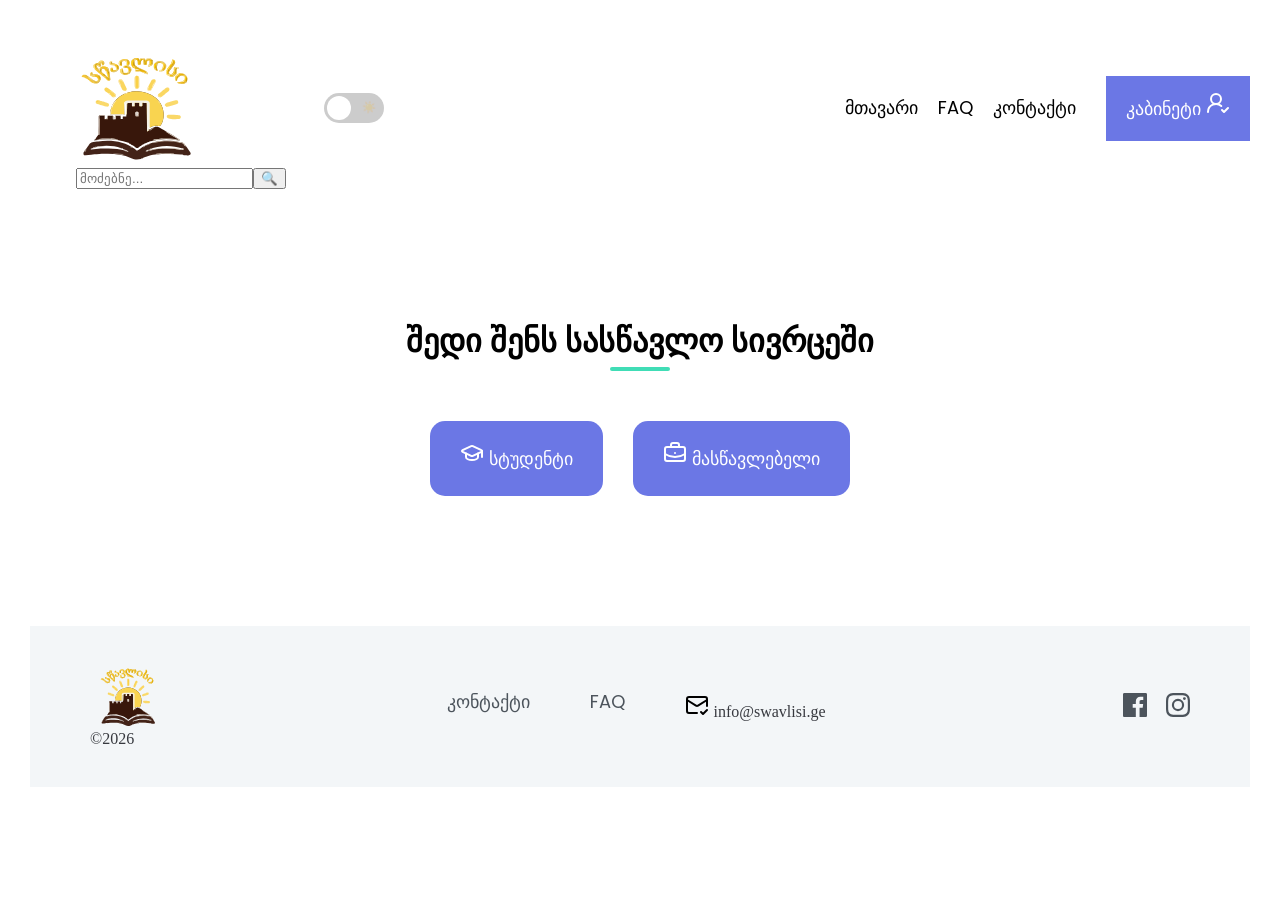
<file: index.html>
<!DOCTYPE html>
<html lang="en">
<head>
    <meta charset="UTF-8">
    <meta name="viewport" content="width=device-width, initial-scale=1.0">
    <title>სასწავლო სივრცე</title>
    <link
      rel="shortcut icon"
      href="./images/Logo.svg"
      type="image/x-icon" />
    <link href="https://fonts.googleapis.com/css2?family=Poppins:wght@400;500;600;700&display=swap" rel="stylesheet">
    <link rel="stylesheet" href="./reset.css" />
    <link rel="stylesheet" href="./style.css" />
  </head>
  <body>
    <div class="wrapper">
      <header class="header">
        <img src="./images/Logo.svg" alt="logo" class="logo-img">
        <label class="theme-switch">
        <input type="checkbox" id="themeToggle">
        <span class="slider">
        <span class="icon sun">☀️</span>
        <span class="icon moon">🌙</span>
      </span>
</label>
</label>
        <button class="burger-btn" id="burger">
    <div class="line"></div>
    <div class="line"></div>
    <div class="line"></div>
        </button>
        <nav class="header__nav" id="menu">
          <ul class="nav">
            <li class="nav__item"><a href="./index.html" class="nav__link">მთავარი</a></li>
            <li class="nav__item"><a href="./faq.html" class="nav__link">FAQ</a></li>
            <li class="nav__item">
              <a href="./contact.html" class="nav__link">კონტაქტი</a>
            </li>
          </ul>
          <div class="header-buttons">
          <a href="./cabinet.html" class="btn">კაბინეტი <svg xmlns="http://www.w3.org/2000/svg" width="24" height="24" viewBox="0 0 24 24" fill="none" stroke="currentColor" stroke-width="2" stroke-linecap="round" stroke-linejoin="round" class="lucide lucide-user-round-check-icon lucide-user-round-check"><path d="M2 21a8 8 0 0 1 13.292-6"/><circle cx="10" cy="8" r="5"/><path d="m16 19 2 2 4-4"/></svg>
          </a>
           </div>
          </nav>
        
      </header>
      <main>
        <div class="search-box">
         <input type="text" id="searchInput" placeholder="მოძებნე..." />
        <button id="searchBtn"> 🔍 </button>
        </div>
        <section class="dashboard-choice">

    <h2>შედი შენს სასწავლო სივრცეში</h2>
    <div class="choice-buttons">
        <a href="./student.html" class="btn">
           <svg xmlns="http://www.w3.org/2000/svg" width="24" height="24" viewBox="0 0 24 24" fill="none" stroke="currentColor" stroke-width="2" stroke-linecap="round" stroke-linejoin="round" class="lucide lucide-graduation-cap-icon lucide-graduation-cap"><path d="M21.42 10.922a1 1 0 0 0-.019-1.838L12.83 5.18a2 2 0 0 0-1.66 0L2.6 9.08a1 1 0 0 0 0 1.832l8.57 3.908a2 2 0 0 0 1.66 0z"/><path d="M22 10v6"/><path d="M6 12.5V16a6 3 0 0 0 12 0v-3.5"/></svg> სტუდენტი
        </a>

        <a href="./teacher.html" class="btn">
          <svg xmlns="http://www.w3.org/2000/svg" width="24" height="24" viewBox="0 0 24 24" fill="none" stroke="currentColor" stroke-width="2" stroke-linecap="round" stroke-linejoin="round" class="lucide lucide-briefcase-business-icon lucide-briefcase-business"><path d="M12 12h.01"/><path d="M16 6V4a2 2 0 0 0-2-2h-4a2 2 0 0 0-2 2v2"/><path d="M22 13a18.15 18.15 0 0 1-20 0"/><rect width="20" height="14" x="2" y="6" rx="2"/></svg> მასწავლებელი 
        </a>
    </div>
</section>
      </main>
      <footer>
        <div class="footer-content">
      <div class="footer-logo">
      <img src="./images/Logo.svg" alt="logo" width="75">
      <p>©2026</p>
      </div>
      <div class="footer-links">
        <div>
      <a href="contact.html">კონტაქტი</a>
        </div>

    <div>
          <a href="./faq.html">FAQ</a>
       </div>
    <div>
      <p><svg xmlns="http://www.w3.org/2000/svg" width="24" height="24" viewBox="0 0 24 24" fill="none" stroke="black" stroke-width="2" stroke-linecap="round" stroke-linejoin="round" class="lucide lucide-mail-check-icon lucide-mail-check"><path d="M22 13V6a2 2 0 0 0-2-2H4a2 2 0 0 0-2 2v12c0 1.1.9 2 2 2h8"/><path d="m22 7-8.97 5.7a1.94 1.94 0 0 1-2.06 0L2 7"/><path d="m16 19 2 2 4-4"/></svg> info@swavlisi.ge</p>
        </div>
      </div>

      <div class="socials">
        <img src="./images/icon-facebook.svg" alt="fb">
        <img src="./images/icon-instagram.svg" alt="ig">
      </div>
    </div>
      </footer>
    </div>
    <script src="./script.js"></script>
  </body>
</html>
</file>
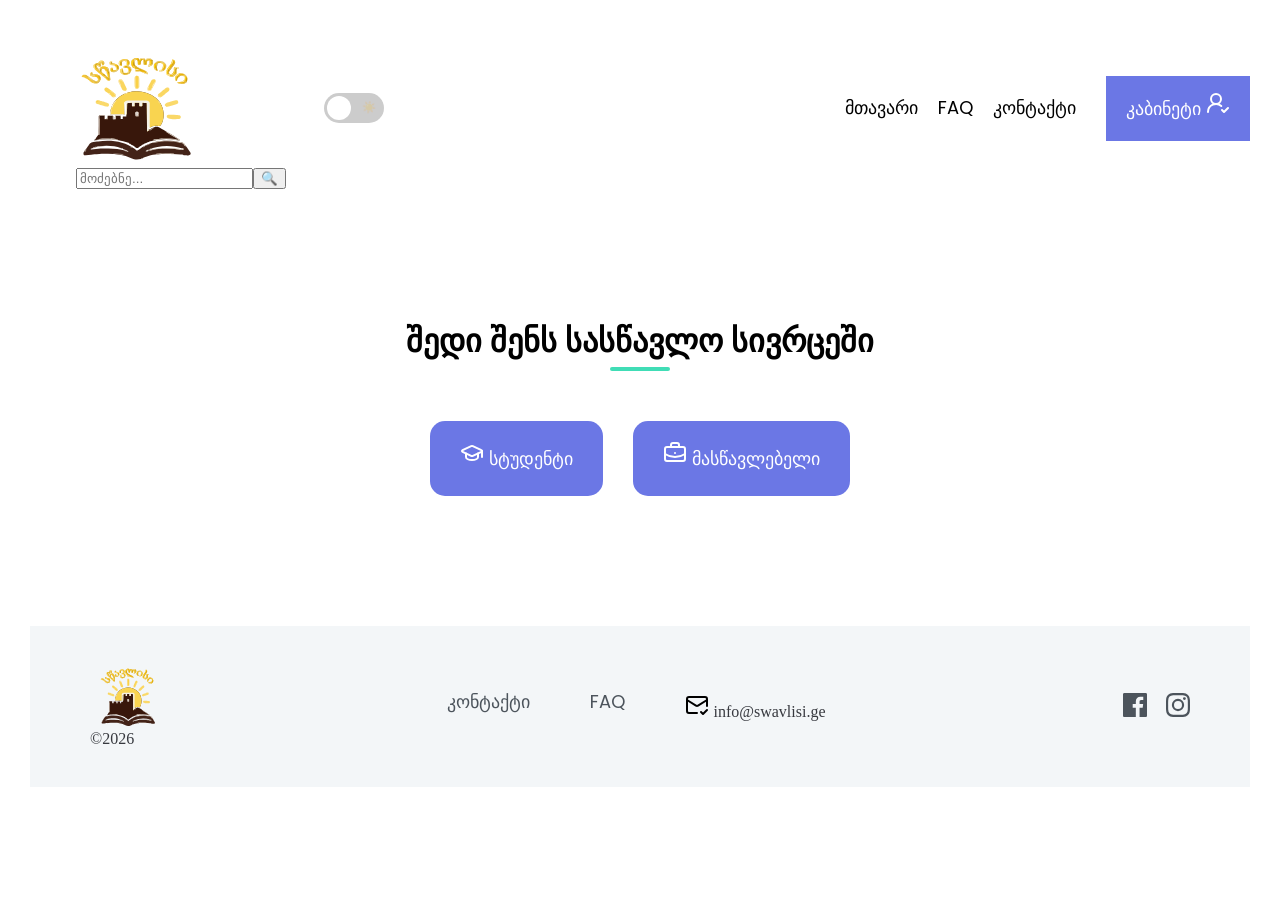
<file: cabinet.html>
<!DOCTYPE html>
<html lang="en">
<head>
    <meta charset="UTF-8">
    <meta name="viewport" content="width=device-width, initial-scale=1.0">
    <title>კაბინეტი</title>
    <link
      rel="shortcut icon"
      href="./images/Logo.svg"
      type="image/x-icon" />
    <link href="https://fonts.googleapis.com/css2?family=Poppins:wght@400;500;600;700&display=swap" rel="stylesheet">
    <link rel="stylesheet" href="./reset.css" />
    <link rel="stylesheet" href="./style.css" />
  </head>
  <body>
    <div class="wrapper">
      <header class="header">
        <img src="./images/Logo.svg" alt="logo" class="logo-img">
        <label class="theme-switch">
        <input type="checkbox" id="themeToggle">
        <span class="slider">
        <span class="icon sun">☀️</span>
        <span class="icon moon">🌙</span>
      </span>
</label>
</label>
        <button class="burger-btn" id="burger">
    <div class="line"></div>
    <div class="line"></div>
    <div class="line"></div>
        </button>
        <nav class="header__nav" id="menu">
          <ul class="nav">
            <li class="nav__item"><a href="./index.html" class="nav__link">მთავარი</a></li>
            <li class="nav__item"><a href="./faq.html" class="nav__link">FAQ</a></li>
            <li class="nav__item">
              <a href="./contact.html" class="nav__link">კონტაქტი</a>
            </li>
          </ul>
          <div class="header-buttons">
          <a href="./cabinet.html" class="btn">კაბინეტი <svg xmlns="http://www.w3.org/2000/svg" width="24" height="24" viewBox="0 0 24 24" fill="none" stroke="currentColor" stroke-width="2" stroke-linecap="round" stroke-linejoin="round" class="lucide lucide-user-round-check-icon lucide-user-round-check"><path d="M2 21a8 8 0 0 1 13.292-6"/><circle cx="10" cy="8" r="5"/><path d="m16 19 2 2 4-4"/></svg>
          </a>
           </div>
          </nav>
        
      </header>
      <main>
        <div class="search-box">
         <input type="text" id="searchInput" placeholder="მოძებნე..." />
        <button id="searchBtn"> 🔍 </button>
        </div>
        <section class="dashboard-choice">

    <h2>შედი შენს სასწავლო სივრცეში</h2>
    <div class="choice-buttons">
        <a href="./student.html" class="btn">
           <svg xmlns="http://www.w3.org/2000/svg" width="24" height="24" viewBox="0 0 24 24" fill="none" stroke="currentColor" stroke-width="2" stroke-linecap="round" stroke-linejoin="round" class="lucide lucide-graduation-cap-icon lucide-graduation-cap"><path d="M21.42 10.922a1 1 0 0 0-.019-1.838L12.83 5.18a2 2 0 0 0-1.66 0L2.6 9.08a1 1 0 0 0 0 1.832l8.57 3.908a2 2 0 0 0 1.66 0z"/><path d="M22 10v6"/><path d="M6 12.5V16a6 3 0 0 0 12 0v-3.5"/></svg> სტუდენტი
        </a>

        <a href="./teacher.html" class="btn">
          <svg xmlns="http://www.w3.org/2000/svg" width="24" height="24" viewBox="0 0 24 24" fill="none" stroke="currentColor" stroke-width="2" stroke-linecap="round" stroke-linejoin="round" class="lucide lucide-briefcase-business-icon lucide-briefcase-business"><path d="M12 12h.01"/><path d="M16 6V4a2 2 0 0 0-2-2h-4a2 2 0 0 0-2 2v2"/><path d="M22 13a18.15 18.15 0 0 1-20 0"/><rect width="20" height="14" x="2" y="6" rx="2"/></svg> მასწავლებელი 
        </a>
    </div>
</section>
      </main>
      <footer>
        <div class="footer-content">
      <div class="footer-logo">
      <img src="./images/Logo.svg" alt="logo" width="75">
      <p>©2026</p>
      </div>
      <div class="footer-links">
        <div>
      <a href="contact.html">კონტაქტი</a>
        </div>

    <div>
          <a href="./faq.html">FAQ</a>
       </div>
    <div>
      <p><svg xmlns="http://www.w3.org/2000/svg" width="24" height="24" viewBox="0 0 24 24" fill="none" stroke="black" stroke-width="2" stroke-linecap="round" stroke-linejoin="round" class="lucide lucide-mail-check-icon lucide-mail-check"><path d="M22 13V6a2 2 0 0 0-2-2H4a2 2 0 0 0-2 2v12c0 1.1.9 2 2 2h8"/><path d="m22 7-8.97 5.7a1.94 1.94 0 0 1-2.06 0L2 7"/><path d="m16 19 2 2 4-4"/></svg> info@swavlisi.ge</p>
        </div>
      </div>

      <div class="socials">
        <img src="./images/icon-facebook.svg" alt="fb">
        <img src="./images/icon-instagram.svg" alt="ig">
      </div>
    </div>
      </footer>
    </div>
    <script src="./script.js"></script>
  </body>
</html>
</file>
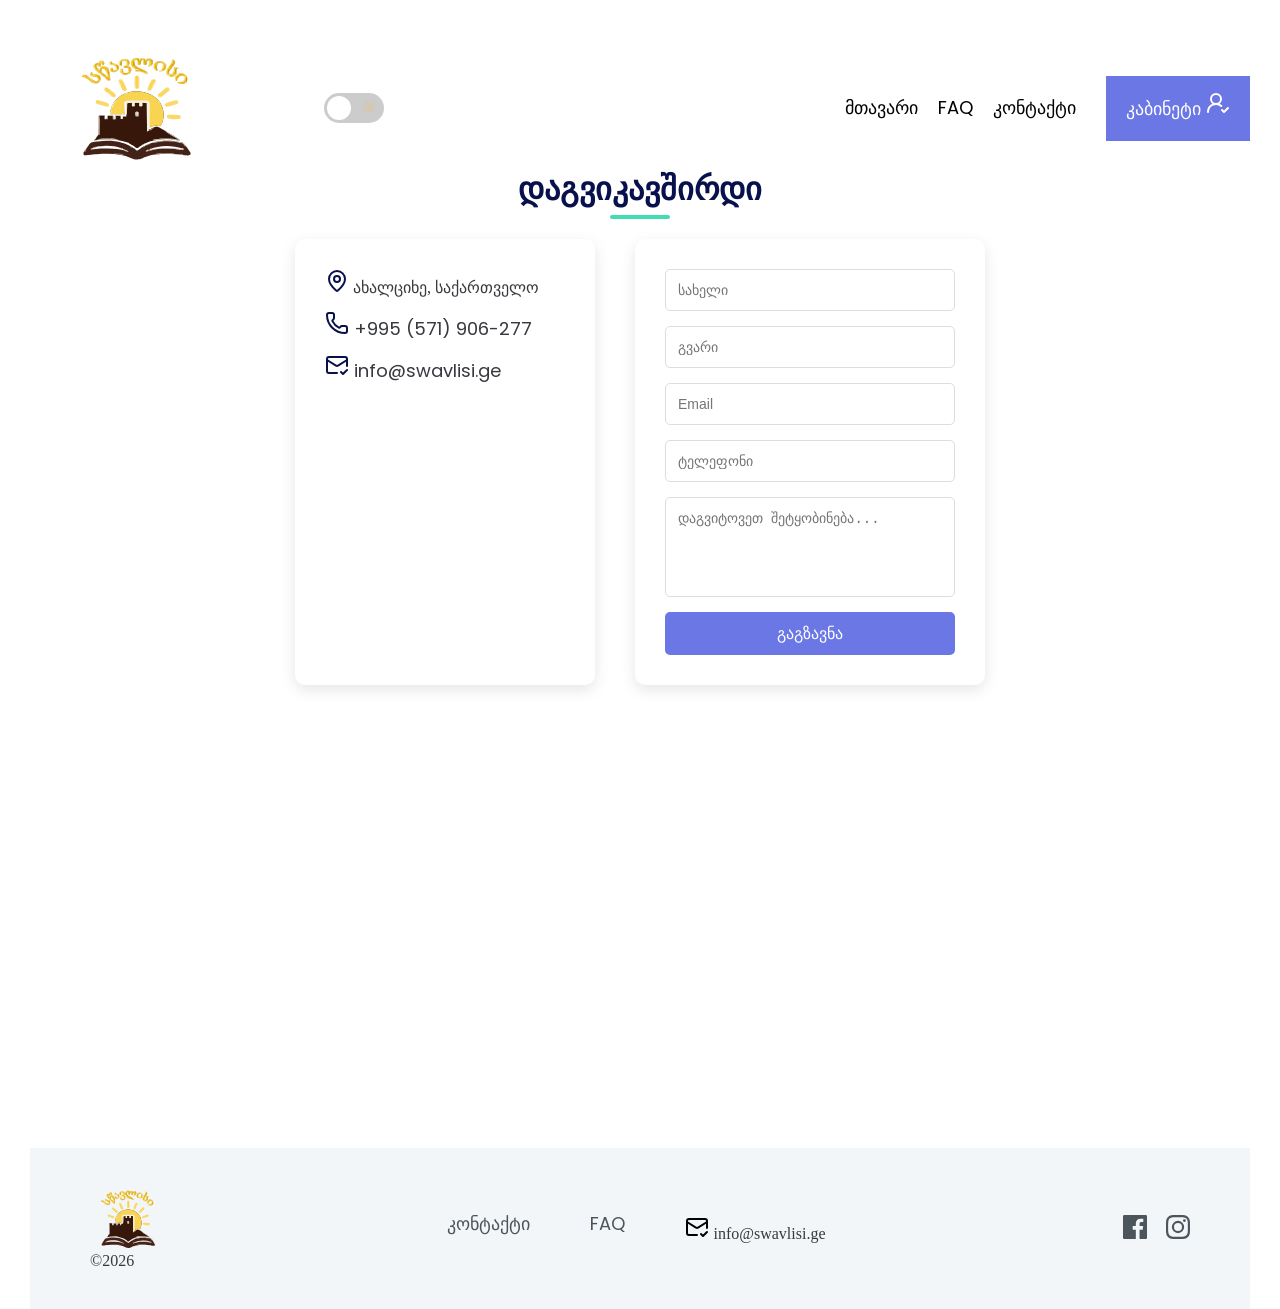
<file: contact.html>
<!DOCTYPE html>
<html lang="en">
<head>
    <meta charset="UTF-8">
    <meta name="viewport" content="width=device-width, initial-scale=1.0">
    <title>კონტაქტი</title>
     <link
      rel="shortcut icon"
      href="./images/Logo.svg"
      type="image/x-icon" />
        <link
      rel="shortcut icon"
      href="./images/Logo.svg"
      type="image/x-icon" />
    <link href="https://fonts.googleapis.com/css2?family=Poppins:wght@400;500;600;700&display=swap" rel="stylesheet">
    <link rel="stylesheet" href="./reset.css" />
    <link rel="stylesheet" href="./style.css" />
  </head>
  <body>
    <div class="wrapper">
      <header class="header">
        <img src="./images/Logo.svg" alt="logo" class="logo-img">
        <label class="theme-switch">
        <input type="checkbox" id="themeToggle">
        <span class="slider">
        <span class="icon sun">☀️</span>
        <span class="icon moon">🌙</span>
      </span>
</label>
        <button class="burger-btn" id="burger">
    <div class="line"></div>
    <div class="line"></div>
    <div class="line"></div>
        </button>
        <nav class="header__nav" id="menu">
          <ul class="nav">
            <li class="nav__item"><a href="./index.html" class="nav__link">მთავარი</a></li>
            <li class="nav__item"><a href="./faq.html" class="nav__link">FAQ</a></li>
            <li class="nav__item">
              <a href="./contact.html" class="nav__link">კონტაქტი</a>
            </li>
          </ul>
          <div class="header-buttons">
          <a href="./cabinet.html" class="btn">კაბინეტი <svg xmlns="http://www.w3.org/2000/svg" width="24" height="24" viewBox="0 0 24 24" fill="none" stroke="currentColor" stroke-width="2" stroke-linecap="round" stroke-linejoin="round" class="lucide lucide-user-round-check-icon lucide-user-round-check"><path d="M2 21a8 8 0 0 1 13.292-6"/><circle cx="10" cy="8" r="5"/><path d="m16 19 2 2 4-4"/></svg>
          </a>
           </div>
          </nav>
        
      </header>

      <main>
    <section class="contact">
  <h2>დაგვიკავშირდი</h2>
  <div class="contact-container">
    <div class="contact-info">
      <p><svg xmlns="http://www.w3.org/2000/svg" width="24" height="24" viewBox="0 0 24 24" fill="none" stroke="#09114C" stroke-width="2" stroke-linecap="round" stroke-linejoin="round" class="lucide lucide-map-pin-icon lucide-map-pin"><path d="M20 10c0 4.993-5.539 10.193-7.399 11.799a1 1 0 0 1-1.202 0C9.539 20.193 4 14.993 4 10a8 8 0 0 1 16 0"/><circle cx="12" cy="10" r="3"/></svg> ახალციხე, საქართველო</p>
      <p><a href="tel:+995571906277"><svg xmlns="http://www.w3.org/2000/svg" width="24" height="24" viewBox="0 0 24 24" fill="none" stroke="#09114C" stroke-width="2" stroke-linecap="round" stroke-linejoin="round" class="lucide lucide-phone-icon lucide-phone"><path d="M13.832 16.568a1 1 0 0 0 1.213-.303l.355-.465A2 2 0 0 1 17 15h3a2 2 0 0 1 2 2v3a2 2 0 0 1-2 2A18 18 0 0 1 2 4a2 2 0 0 1 2-2h3a2 2 0 0 1 2 2v3a2 2 0 0 1-.8 1.6l-.468.351a1 1 0 0 0-.292 1.233 14 14 0 0 0 6.392 6.384"/></svg> +995 (571) 906-277</a></p>
      <p><a href="mailto:info@swavlisi.ge"><svg xmlns="http://www.w3.org/2000/svg" width="24" height="24" viewBox="0 0 24 24" fill="none" stroke="#09114C" stroke-width="2" stroke-linecap="round" stroke-linejoin="round" class="lucide lucide-mail-check-icon lucide-mail-check"><path d="M22 13V6a2 2 0 0 0-2-2H4a2 2 0 0 0-2 2v12c0 1.1.9 2 2 2h8"/><path d="m22 7-8.97 5.7a1.94 1.94 0 0 1-2.06 0L2 7"/><path d="m16 19 2 2 4-4"/></svg> info@swavlisi.ge</a></p>
    </div>
    <form class="contact-form" action="https://formspree.io/f/YOUR_ID" method="POST">
      
      <input type="text" name="name" placeholder="სახელი" required>
      <input type="text" name="lastname" placeholder="გვარი" required>
      <input type="email" name="email" placeholder="Email" required>
      <input type="tel" name="phone" placeholder="ტელეფონი">
      <textarea name="message" placeholder="დაგვიტოვეთ შეტყობინება..." required></textarea>
      <button type="submit">გაგზავნა</button>
    </form>
    </div>
    </section>
    <section class="map">
  <iframe src="https://www.google.com/maps/embed?pb=!1m18!1m12!1m3!1d21834.03698956853!2d42.9998017!3d41.6426903!2m3!1f0!2f0!3f0!3m2!1i1024!2i768!4f13.1!3m3!1m2!1s0x4042da8d2d3dd9a1%3A0x177cd54d58eb951b!2z0JDRhdCw0LvRhtC40YXQtQ!5e1!3m2!1sru!2sge!4v1775838591417!5m2!1sru!2sge" width="100%" height="450" style="border: 0;" allowfullscreen="" loading="lazy" referrerpolicy="no-referrer-when-downgrade"></iframe>
</section>
</main>
<footer>
        <div class="footer-content">
      <div class="footer-logo">
      <img src="./images/Logo.svg" alt="logo" width="75">
      <p>©2026</p>
      </div>
      <div class="footer-links">
        <div>
      <a href="contact.html">კონტაქტი</a>
        </div>

    <div>
          <a href="./faq.html">FAQ</a>
       </div>
    <div>
      <p><svg xmlns="http://www.w3.org/2000/svg" width="24" height="24" viewBox="0 0 24 24" fill="none" stroke="black" stroke-width="2" stroke-linecap="round" stroke-linejoin="round" class="lucide lucide-mail-check-icon lucide-mail-check"><path d="M22 13V6a2 2 0 0 0-2-2H4a2 2 0 0 0-2 2v12c0 1.1.9 2 2 2h8"/><path d="m22 7-8.97 5.7a1.94 1.94 0 0 1-2.06 0L2 7"/><path d="m16 19 2 2 4-4"/></svg> info@swavlisi.ge</p>
        </div>
      </div>

      <div class="socials">
        <img src="./images/icon-facebook.svg" alt="fb">
        <img src="./images/icon-instagram.svg" alt="ig">
      </div>
    </div>
      </footer>
    </div>
    <script src="./script.js"></script>
  </body>
</html>
</file>
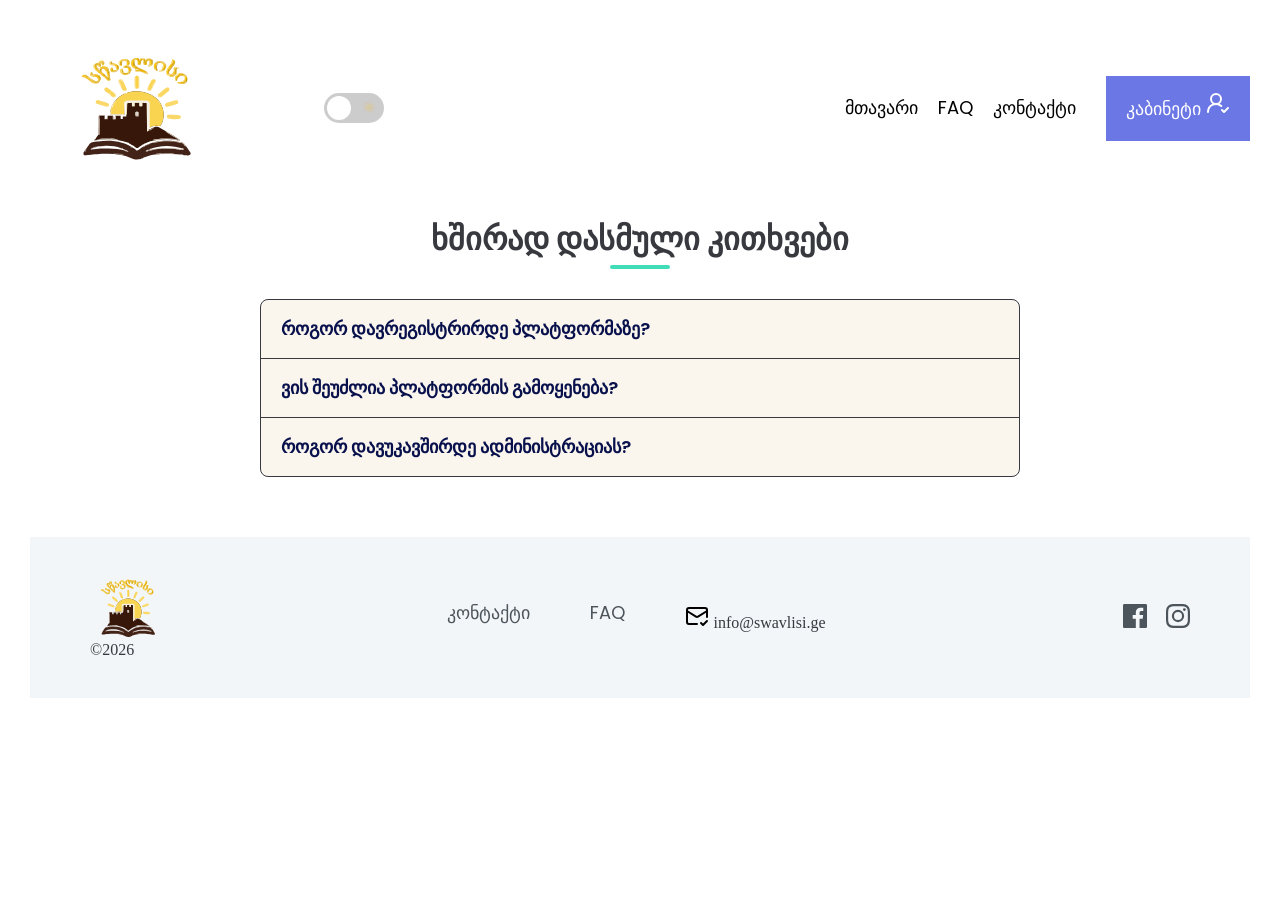
<file: faq.html>
<!DOCTYPE html>
<html lang="en">
<head>
    <meta charset="UTF-8">
    <meta name="viewport" content="width=device-width, initial-scale=1.0">
    <title>FAQ</title>
    <link
      rel="shortcut icon"
      href="./images/Logo.svg"
      type="image/x-icon" />
    <link href="https://fonts.googleapis.com/css2?family=Poppins:wght@400;500;600;700&display=swap" rel="stylesheet">
    <link rel="stylesheet" href="./reset.css" />
    <link rel="stylesheet" href="./style.css" />
  </head>
  <body>
    <div class="wrapper">
      <header class="header">
        <img src="./images/Logo.svg" alt="logo" class="logo-img">
        <label class="theme-switch">
        <input type="checkbox" id="themeToggle">
        <span class="slider">
        <span class="icon sun">☀️</span>
        <span class="icon moon">🌙</span>
      </span>
</label>
</label>
        <button class="burger-btn" id="burger">
    <div class="line"></div>
    <div class="line"></div>
    <div class="line"></div>
        </button>
        <nav class="header__nav" id="menu">
          <ul class="nav">
            <li class="nav__item"><a href="./index.html" class="nav__link">მთავარი</a></li>
            <li class="nav__item"><a href="./faq.html" class="nav__link">FAQ</a></li>
            <li class="nav__item">
              <a href="./contact.html" class="nav__link">კონტაქტი</a>
            </li>
          </ul>
          <div class="header-buttons">
          <a href="./cabinet.html" class="btn">კაბინეტი <svg xmlns="http://www.w3.org/2000/svg" width="24" height="24" viewBox="0 0 24 24" fill="none" stroke="currentColor" stroke-width="2" stroke-linecap="round" stroke-linejoin="round" class="lucide lucide-user-round-check-icon lucide-user-round-check"><path d="M2 21a8 8 0 0 1 13.292-6"/><circle cx="10" cy="8" r="5"/><path d="m16 19 2 2 4-4"/></svg>
          </a>
           </div>
          </nav>
        
      </header>

    <main class="faq-wrapper">
      <h2 class="faq-title" style="font-family: Poppins, sans-serif; font-size: 32px; font-weight: 700; margin-bottom: 30px; text-align: center;">
        ხშირად დასმული კითხვები
      </h2>

<div class="acordion">
  <div class="acordion__list">
    <h1 class="acordion__title">როგორ დავრეგისტრირდე პლატფორმაზე?</h1>
    <p class="acordion__desc">
      რეგისტრაციისთვის დააჭირე “კაბინეტი” ღილაკს და შეავსე მარტივი ფორმა.
    </p>
  </div>
  
  <div class="acordion__list">
    <h1 class="acordion__title">ვის შეუძლია პლატფორმის გამოყენება?</h1>
    <p class="acordion__desc">
      პლატფორმა განკუთვნილია როგორც სტუდენტებისთვის, ასევე მასწავლებლებისთვის.
    </p>
  </div>

  <div class="acordion__list">
    <h1 class="acordion__title">როგორ დავუკავშირდე ადმინისტრაციას?</h1>
    <p class="acordion__desc">
      კონტაქტის გვერდზე ნახავ ელფოსტას და შეტყობინების გაგზავნის ფორმას.
    </p>
  </div>
</div>
    </main>

    <footer>
        <div class="footer-content">
      <div class="footer-logo">
      <img src="./images/Logo.svg" alt="logo" width="75">
      <p>©2026</p>
      </div>
      <div class="footer-links">
        <div>
      <a href="contact.html">კონტაქტი</a>
        </div>

    <div>
          <a href="./faq.html">FAQ</a>
       </div>
    <div>
      <p><svg xmlns="http://www.w3.org/2000/svg" width="24" height="24" viewBox="0 0 24 24" fill="none" stroke="black" stroke-width="2" stroke-linecap="round" stroke-linejoin="round" class="lucide lucide-mail-check-icon lucide-mail-check"><path d="M22 13V6a2 2 0 0 0-2-2H4a2 2 0 0 0-2 2v12c0 1.1.9 2 2 2h8"/><path d="m22 7-8.97 5.7a1.94 1.94 0 0 1-2.06 0L2 7"/><path d="m16 19 2 2 4-4"/></svg> info@swavlisi.ge</p>
        </div>
      </div>

      <div class="socials">
        <img src="./images/icon-facebook.svg" alt="fb">
        <img src="./images/icon-instagram.svg" alt="ig">
      </div>
    </div>
      </footer>
    </div>
    <script src="./script.js"></script>
  </body>
</html>
</file>
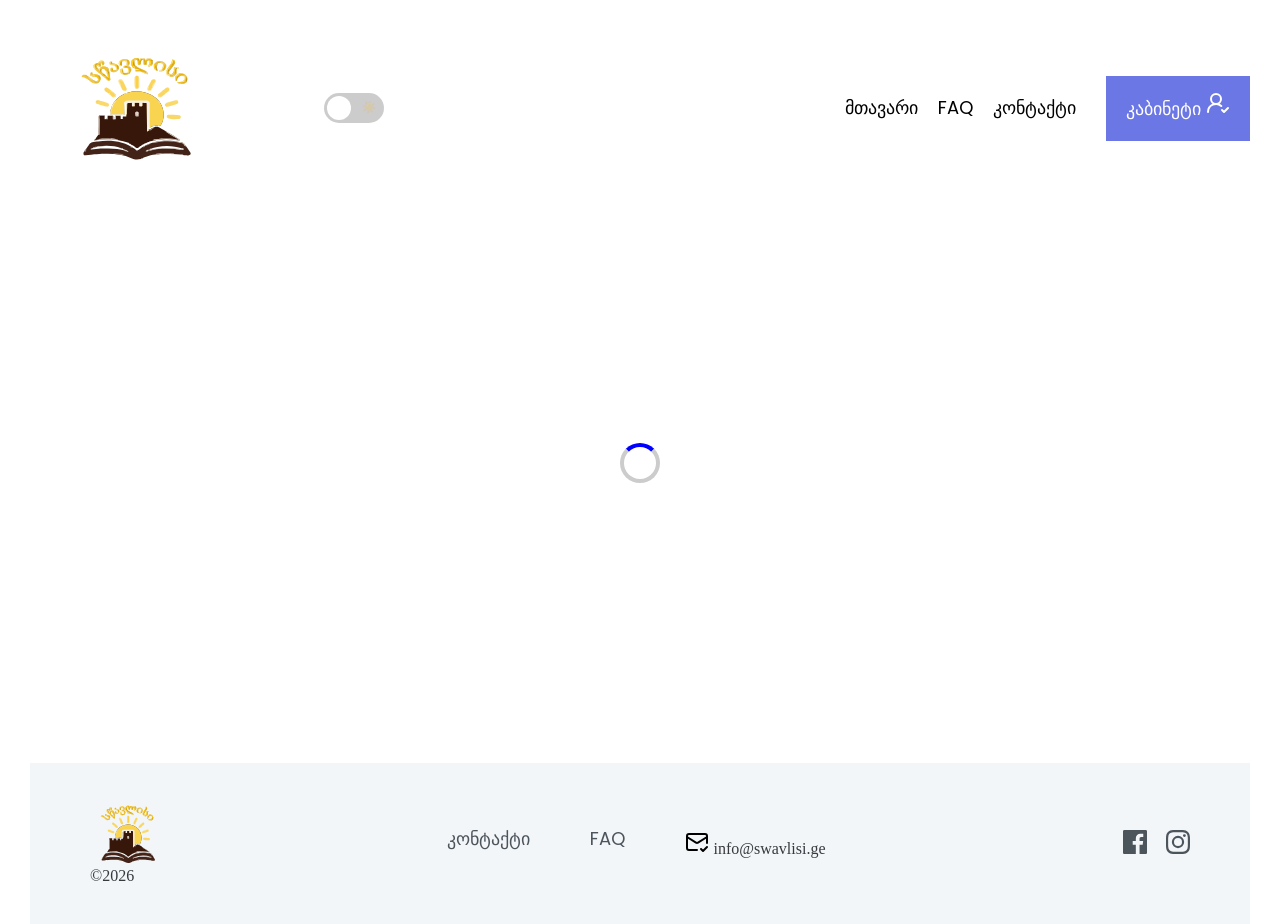
<file: teacher.html>
<!DOCTYPE html>
<html lang="en">
<head>
    <meta charset="UTF-8">
    <meta name="viewport" content="width=device-width, initial-scale=1.0">
    <title>მასწავლებლის კაბინეტი</title>
    <link
      rel="shortcut icon"
      href="./images/Logo.svg"
      type="image/x-icon" />
    <link
      rel="shortcut icon"
      href="./images/Logo.svg"
      type="image/x-icon" />
    <link href="https://fonts.googleapis.com/css2?family=Poppins:wght@400;500;600;700&display=swap" rel="stylesheet">
    <link rel="stylesheet" href="./reset.css" />
    <link rel="stylesheet" href="./style.css" />
  </head>
  <body>
    <div class="wrapper">
      <header class="header">
        <img src="./images/Logo.svg" alt="logo" class="logo-img">
        <label class="theme-switch">
        <input type="checkbox" id="themeToggle">
        <span class="slider">
        <span class="icon sun">☀️</span>
        <span class="icon moon">🌙</span>
      </span>
</label>
</label>
        <button class="burger-btn" id="burger">
    <div class="line"></div>
    <div class="line"></div>
    <div class="line"></div>
        </button>
        <nav class="header__nav" id="menu">
          <ul class="nav">
            <li class="nav__item"><a href="./index.html" class="nav__link">მთავარი</a></li>
            <li class="nav__item"><a href="./faq.html" class="nav__link">FAQ</a></li>
            <li class="nav__item">
              <a href="./contact.html" class="nav__link">კონტაქტი</a>
            </li>
          </ul>
          <div class="header-buttons">
          <a href="./cabinet.html" class="btn">კაბინეტი <svg xmlns="http://www.w3.org/2000/svg" width="24" height="24" viewBox="0 0 24 24" fill="none" stroke="currentColor" stroke-width="2" stroke-linecap="round" stroke-linejoin="round" class="lucide lucide-user-round-check-icon lucide-user-round-check"><path d="M2 21a8 8 0 0 1 13.292-6"/><circle cx="10" cy="8" r="5"/><path d="m16 19 2 2 4-4"/></svg>
          </a>
           </div>
          </nav>
        
      </header>
      <main class="teacher-cabinet-page">
      <div class="loader">
        <div class="spinner"></div>
      </div>
     </main>
<footer>
        <div class="footer-content">
      <div class="footer-logo">
      <img src="./images/Logo.svg" alt="logo" width="75">
      <p>©2026</p>
      </div>
      <div class="footer-links">
        <div>
      <a href="contact.html">კონტაქტი</a>
        </div>

    <div>
          <a href="./faq.html">FAQ</a>
       </div>
    <div>
      <p><svg xmlns="http://www.w3.org/2000/svg" width="24" height="24" viewBox="0 0 24 24" fill="none" stroke="black" stroke-width="2" stroke-linecap="round" stroke-linejoin="round" class="lucide lucide-mail-check-icon lucide-mail-check"><path d="M22 13V6a2 2 0 0 0-2-2H4a2 2 0 0 0-2 2v12c0 1.1.9 2 2 2h8"/><path d="m22 7-8.97 5.7a1.94 1.94 0 0 1-2.06 0L2 7"/><path d="m16 19 2 2 4-4"/></svg> info@swavlisi.ge</p>
        </div>
      </div>

      <div class="socials">
        <img src="./images/icon-facebook.svg" alt="fb">
        <img src="./images/icon-instagram.svg" alt="ig">
      </div>
    </div>
      </footer>
    </div>
    <script src="./script.js"></script>
  </body>
</html>
</file>
<file: style.css>
:root {
  --primary-color: #6B77E5;
  --accent-color: #40DDB6;
  --text-color: #37393F;
  --bg-light: #F4F4F4;
  --bg-dark: #121212;
  --card-dark: #1e1e1e;
}

*, *::before, *::after {
  box-sizing: border-box;
}

body {
  color: var(--text-color);
  background-color: #ffffff;
  transition: background-color 0.3s ease, color 0.3s ease;
  overflow-x: hidden;
  width: 100%;
  margin: 0;
  padding: 0;
}

a {
    font-family: Poppins, sans-serif;
    font-weight: 400;
    font-size: 18px;
    text-align: center;
}

.wrapper {
    max-width: 1220px;
    width: 100%;
    margin: 0 auto;
}

.header {
    display: flex;
    justify-content: space-between;
    align-items: center;
    margin-top: 53px;
    position: sticky;
    top: 0;
    background: white;
    z-index: 1000;
}

.header-buttons {
  display: flex;
  gap: 15px;
}

.header__nav {
    display: flex;
    align-items: center;
    gap: 30px;
    width: auto;
}

.nav {
    display: flex;
    gap: 20px;
}

.nav__item {
    white-space: nowrap;
}

.nav__link {
    color: black;
    transition: 0.3s;
}

.nav__link:hover {
    color: yellow;
}

.logo-img {
  width: 151px;
  height: 110px;
  margin-left: 30px;
}

.btn {
    background-color: var(--primary-color);
    padding: 0px 20px;
    text-wrap: nowrap;
    color: #FFFFFF;
    line-height: 65px;
    transition: 0.3s;
}

.btn:hover {
    background-color: greenyellow;
    color: #000;
}

/* FAQ */
.faq-wrapper {
  max-width: 800px;
  width: 100%;
  margin: 60px auto;
  padding: 0 20px;
  box-sizing: border-box;
}

.acordion {
  width: 100%;
  margin: 0 auto;
  border: 1px solid #37393F;
  background-color: #FAF6EE;
  border-radius: 8px;
  overflow: hidden;
}

.acordion__list {
  padding: 20px;
  border-bottom: 1px solid #37393F;
  transition: background-color 0.2s ease;
}

.acordion__list:last-child {
  border-bottom: none;
}

.acordion__title {
  display: flex;
  justify-content: space-between;
  align-items: center;
  font-family: Poppins, sans-serif;
  font-size: 18px;
  font-weight: 600;
  color: #09114C;
  margin: 0;
  cursor: pointer;
  user-select: none;
}

.acordion__desc {
  height: 0;
  overflow: hidden;
  margin: 0;
  font-family: sans-serif;
  font-size: 16px;
  line-height: 1.6;
  color: #4C545C;
  transition: height 0.3s ease, margin-top 0.3s ease;
}

.list-opened .acordion__desc {
  height: auto;
  max-height: 200px; 
  margin-top: 12px;
}

.list-opened {
  background-color: #F1EAE0;
}

/* Dark Mode */
body.dark .acordion {
  border-color: #444;
  background-color: #1e1e1e;
}

body.dark .acordion__list {
  border-bottom-color: #444;
}

body.dark .acordion__title {
  color: #ffffff;
}

body.dark .acordion__desc {
  color: #ccc;
}

body.dark .list-opened {
  background-color: #252525;
}

/* სტუდენტის კურსები */
.cards-grid {
  display: grid;
  grid-template-columns: repeat(3, 1fr);
  gap: 30px;
  padding: 20px;
}

/* კაბინეტი */
.course-card {
  background: #ffffff;
  border: 1px solid #e2e8f0;
  border-radius: 12px;
  padding: 16px;
  display: flex;
  flex-direction: column;
  gap: 12px;
  box-shadow: 0 4px 6px -1px rgba(0, 0, 0, 0.05);
  transition: transform 0.2s ease, box-shadow 0.2s ease;
  text-align: left;
}

.course-card:hover {
  transform: translateY(-4px);
  box-shadow: 0 10px 15px -3px rgba(0, 0, 0, 0.1);
}

.course-card h3 {
  font-family: 'Poppins', sans-serif;
  font-size: 18px;
  font-weight: 600;
  color: #1a202c;
  margin: 0;
  text-align: left;
}

.course-card .card-rating {
  font-family: 'Poppins', sans-serif;
  font-size: 14px;
  color: #4a5568;
}

.course-card img {
  width: 100%;
  height: 180px;
  display: block;
  object-fit: cover;
  border-radius: 12px;
}

/* ფავორიტები */
.fav-btn {
  width: 100%;
  padding: 10px;
  border: 1px solid #cbd5e1;
  background-color: #f8fafc;
  color: #475569;
  border-radius: 6px;
  cursor: pointer;
  font-family: 'Poppins', sans-serif;
  font-size: 14px;
  font-weight: 500;
  display: flex;
  align-items: center;
  justify-content: center;
  gap: 6px;
  transition: all 0.25s ease;
}

.fav-btn:hover {
  background-color: #f1f5f9;
  border-color: #94a3b8;
}

.fav-btn.active {
  background-color: #10b981;
  border-color: #059669;
  color: #ffffff;
  font-weight: 600;
  box-shadow: 0 2px 4px rgba(16, 185, 129, 0.2);
}

.fav-btn.active:hover {
  background-color: #059669;
}

.fav-section {
  margin-top: 50px;
  margin-bottom: 50px;
  border-top: 2px dashed #cbd5e1;
  padding: 30px 20px 0 20px;
}

.fav-section h2 {
  font-family: 'Poppins', sans-serif;
  font-size: 28px;
  font-weight: 700;
  margin-bottom: 20px;
  color: var(--text-color);
  text-align: left;
}

.fav-item {
  display: flex;
  align-items: center;
  gap: 20px;
  padding-bottom: 15px;
  border-bottom: 1px solid #e2e8f0;
}

.fav-item:last-child {
  border-bottom: none;
  padding-bottom: 0;
}

.fav-item img {
  width: 80px;
  height: 60px;
  object-fit: cover;
  border-radius: 6px;
}

.fav-item-info {
  flex-grow: 1;
  text-align: left;
}

.fav-item-info h4 {
  margin: 0 0 5px 0;
  font-family: 'Poppins', sans-serif;
  font-size: 16px;
  font-weight: 600;
  color: #1a202c;
}

.fav-item-info p {
  margin: 0;
  font-family: 'Poppins', sans-serif;
  font-size: 13px;
  color: #718096;
}

.remove-fav-btn {
  background-color: #ef4444;
  color: white;
  border: none;
  padding: 8px 15px;
  border-radius: 6px;
  cursor: pointer;
  font-family: 'Poppins', sans-serif;
  font-weight: 500;
  font-size: 14px;
  display: flex;
  align-items: center;
  gap: 6px;
  transition: background 0.2s ease;
}

.remove-fav-btn:hover {
  background-color: #dc2626;
}

.empty-msg {
  color: #94a3b8;
  font-style: italic;
  text-align: center;
  padding: 20px 0;
  font-family: 'Poppins', sans-serif;
}

body.dark .fav-section {
  border-top-color: #333;
}
body.dark .fav-section h2 {
  color: #fff;
}
body.dark .fav-items-list {
  background: #1e1e1e;
  border-color: #333;
}
body.dark .fav-item {
  border-bottom-color: #333;
}
body.dark .fav-item-info h4 {
  color: #fff;
}
body.dark .fav-item-info p {
  color: #a0aec0;
}

.fav-items-list {
  display: flex;
  flex-direction: column;
  gap: 15px;
  background: #ffffff;
  padding: 20px;
  border-radius: 12px;
  box-shadow: 0 4px 6px rgba(0, 0, 0, 0.05);
  border: 1px solid #e2e8f0;
}

/* მასწავლებლის კაბინეტი */
.teacher-cabinet-page .loader {
  display: flex;
  flex-direction: column;
  align-items: center;
  justify-content: center;
  min-height: calc(100vh - 300px);
}

.loader {
  display: flex;
  flex-direction: column;
  align-items: center;
  gap: 16px;
}

.spinner {
  width: 40px;
  height: 40px;

  border: 4px solid #ccc;
  border-top: 4px solid blue;

  border-radius: 50%;
  animation: spin 1s linear infinite;
}

@keyframes spin {
  to {
    transform: rotate(360deg);
  }
}

/* მენიუს ღილაკი */
.burger-btn {
  display: none;
  flex-direction: column;
  gap: 5px;

  background: none;
  border: none;
  cursor: pointer;
}

.line {
  width: 30px;
  height: 3px;
  background-color: black;
  border-radius: 5px;
}

/* ძებნის ღილაკი */
.search-box {
  display: flex;
  align-items: stretch;
  padding: 5px 10px;
  margin-left: 36px;
}

/* ღია/მუქი რეჟიმის გადართვის ღილაკი */
.theme-switch {
  position: relative;
  display: inline-block;
  width: 60px;
  height: 30px;
  margin-left: -348px;
}

.theme-switch input {
  opacity: 0;
  width: 0;
  height: 0;
}

.slider {
  position: absolute;
  cursor: pointer;
  inset: 0;
  background-color: #ccc;
  border-radius: 30px;
  transition: 0.3s;
}

.slider::before {
  content: "";
  position: absolute;
  height: 24px;
  width: 24px;
  left: 3px;
  top: 3px;
  background-color: white;
  border-radius: 50%;
  transition: 0.3s;
  z-index: 2;
}

.icon {
  position: absolute;
  top: 50%;
  transform: translateY(-50%);
  font-size: 14px;
  transition: 0.3s;
  opacity: 0.6;
}

.moon {
  left: 7px;
}

.sun {
  right: 7px;
}

input:checked + .slider {
  background-color: #2b2b2b;
}

input:checked + .slider::before {
  transform: translateX(30px);
}

input:checked + .slider .moon {
  opacity: 0.2;
  transform: translateY(-50%) scale(0.8);
}

input:checked + .slider .sun {
  opacity: 1;
  transform: translateY(-50%) scale(1.1);
}

input:not(:checked) + .slider .moon {
  opacity: 1;
  transform: translateY(-50%) scale(1.1);
}

input:not(:checked) + .slider .sun {
  opacity: 0.2;
  transform: translateY(-50%) scale(0.8);
}

body.dark {
  background: #121212;
  color: #f5f5f5;
}

body.dark .header {
  background: #1e1e1e;
}

body.dark .course-card {
  background: #1e1e1e;
  border-color: #333;
}
body.dark .course-card h3 {
  color: #fff;
}
body.dark .course-card .card-rating {
  color: #ccc;
}
body.dark .fav-btn {
  background-color: #2b2b2b;
  border-color: #444;
  color: #f5f5f5;
}
body.dark .fav-btn:hover {
  background-color: #333;
}
body.dark .fav-btn.active {
  background-color: #10b981;
  border-color: #059669;
  color: #fff;
}

/* კაბინეტი */
.dashboard-choice{
    min-height: 48vh;
    display:flex;
    flex-direction:column;
    justify-content:center;
    align-items:center;
    text-align:center;
    gap:30px;
}

.choice-buttons{
    display:flex;
    gap:30px;
}

.choice-buttons .btn{
    padding:5px 30px;
    border-radius: 15px;
}

.dashboard-choice h2 {
  font-size: 32px;
  font-weight: 700;
  color: #000;
  margin-bottom: 20px;
  position: relative;
}

.contact h2::after,
.faq-wrapper h2::after,
.dashboard-choice h2::after {
  content: "";
  width: 60px;
  height: 4px;
  background: #40DDB6;
  display: block;
  margin: 10px auto 0;
  border-radius: 2px;
}

/* კონტაქრის ჩანართი */
.contact {
  padding: 10px 20px;
  text-align: center;
}

.contact h2 {
  font-size: 32px;
  font-weight: 700;
  margin-bottom: 20px;
  color: #09114C;
  position: relative;
}

.contact-container {
  display: flex;
  gap: 40px;
  justify-content: center;
  flex-wrap: wrap;
}

.contact-info {
  background: rgb(255, 255, 255);
  padding: 30px;
  width: 300px;
  text-align: left;
  border-radius: 10px;
  box-shadow: 0 5px 15px rgba(0,0,0,0.1);
}

.contact-info h3 {
  margin-bottom: 35px;
  color: #09114C;
}

.contact-info p {
  margin-bottom: 10px;
  line-height: 1.6;
}

.contact-form {
  background: white;
  padding: 30px;
  width: 350px;
  display: flex;
  flex-direction: column;
  gap: 15px;
  border-radius: 10px;
  box-shadow: 0 5px 15px rgba(0,0,0,0.1);
}

.contact-form input,
.contact-form textarea {
  padding: 12px;
  border: 1px solid #ddd;
  border-radius: 5px;
  font-size: 14px;
}

.contact-form textarea {
  height: 100px;
  resize: none;
}

.contact-form button {
  background: #6B77E5;
  color: white;
  padding: 12px;
  border: none;
  cursor: pointer;
  border-radius: 5px;
  font-size: 16px;
}

.contact-form button:hover {
  background: #5562d6;
}

footer {
  background: #eaeff291;
  padding: 40px 20px;
}

.footer-content {
  max-width: 1100px;
  margin: 0 auto;
  display: flex;
  align-items: center;
  justify-content: space-between;
}

.footer-links {
  display: flex;
  gap: 60px;
}

.footer-links div {
  display: flex;
  flex-direction: column;
  gap: 10px;
}

.footer-links a {
  text-decoration: none;
  color: #4C545C;
  transition: all 0.3s ease;
}

.footer-links a:hover {
  color: yellow;
  opacity: 0.8;
}

.socials img {
  margin-left: 15px;
  cursor: pointer;
}

/* ტაბლეტზე 768*/
@media (max-width: 768px) {
  .cards-grid {
    grid-template-columns: repeat(2, 1fr);
    gap: 20px;
    padding: 15px;
  }

  .choice-buttons {
    flex-direction: column;
    gap: 15px;
    width: 100%;
    max-width: 300px;
  }
  
  .choice-buttons .btn {
    width: 100%;
    justify-content: center;
  }

  .contact-container {
    flex-direction: column;
    align-items: center;
    gap: 25px;
  }

  .contact-info, .contact-form {
    width: 100%;
    max-width: 450px;
  }

  .burger-btn { 
    display: flex; 
    flex-direction: column;
    gap: 5px;
    background: none;
    border: none;
    cursor: pointer;
    margin-right: 20px;
  }

  .line {
    width: 28px;
    height: 3px;
    background-color: black;
    border-radius: 5px;
    transition: 0.3s ease;
  }
  body.dark .line { background-color: white; }

  .header__nav {
    display: none;
    flex-direction: column;
    gap: 20px;
    position: absolute;
    top: 100%;
    right: 20px;
    background: white;
    padding: 25px;
    width: 260px;
    box-shadow: 0 4px 15px rgba(0,0,0,0.15);
    border-radius: 10px;
    z-index: 999;
  }

  body.dark .header__nav { 
    background: #252525; 
    box-shadow: 0 4px 15px rgba(0,0,0,0.5);
  }

  .header__nav.active { 
    display: flex; 
  }

  .nav { 
    flex-direction: column; 
    align-items: center; 
    gap: 15px; 
  }

  .footer-content { 
    flex-direction: column; 
    gap: 30px; 
    text-align: center; 
  }

  .footer-links { 
    flex-direction: column; 
    gap: 20px; 
    align-items: center;
  }

  .socials {
    margin-top: 10px;
  }
  .socials img {
    margin: 0 10px;
  }
}

/* მობაილზე */
@media (max-width: 480px) {
  .header {
    margin-top: 15px;
    padding: 15px 0;
    flex-wrap: wrap;
    gap: 15px;
  }
  .theme-switch {
    margin-left: 0 !important;
  }

  .wrapper {
    padding: 0 10px;
  }

  .logo-img {
    width: 110px;
    height: auto;
    margin-left: 10px;
  }

  .cards-grid {
    grid-template-columns: 1fr;
    gap: 15px;
    padding: 10px;
  }

  .faq-title {
    font-size: 24px;
    margin-bottom: 20px;
  }

  .acordion__title {
    font-size: 16px;
  }

  .acordion__desc {
    font-size: 14px;
  }

  .fav-item {
    flex-direction: column;
    text-align: center;
    gap: 12px;
    padding-bottom: 20px;
  }

  .fav-item img {
    width: 100%;
    height: 140px;
  }

  .remove-fav-btn {
    width: 100%;
  }

  .search-box {
    margin: 25px auto;
  }
  
  .search-box input {
    padding: 10px;
    font-size: 14px;
  }
}
</file>
